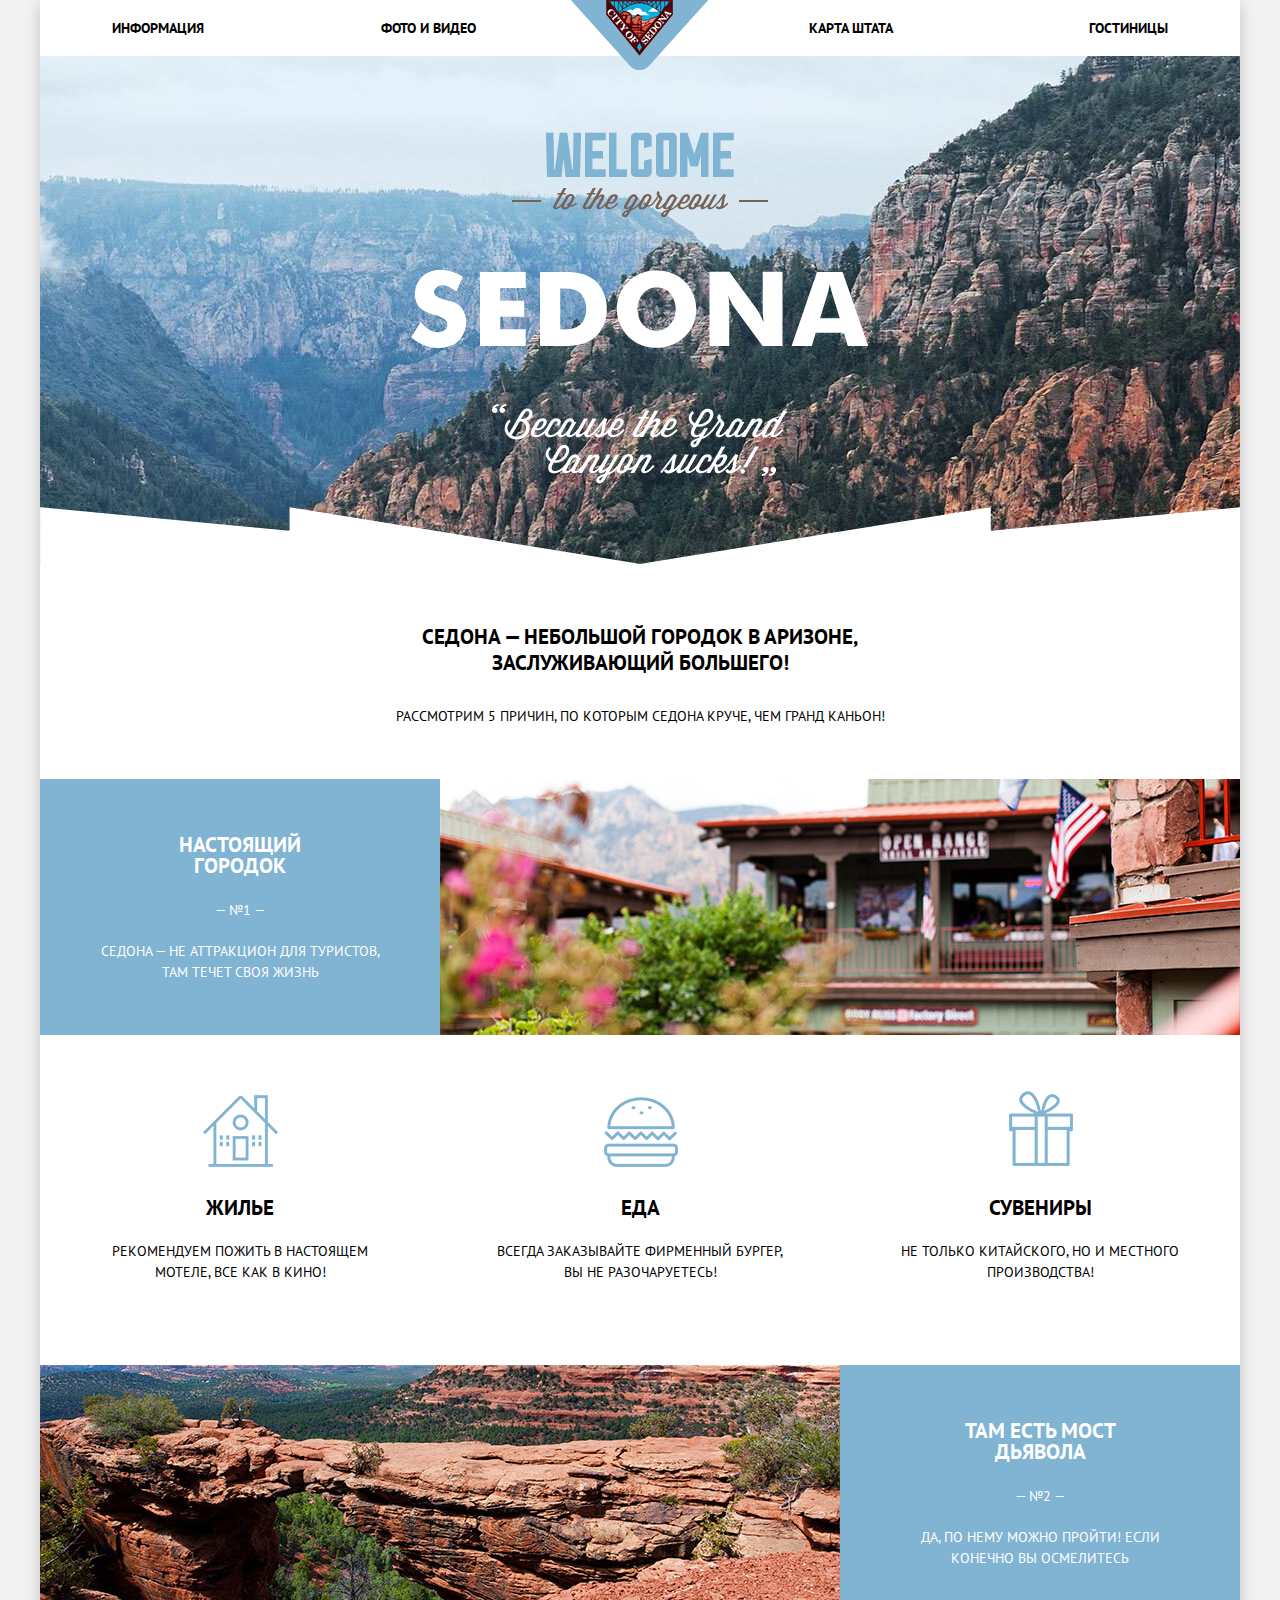
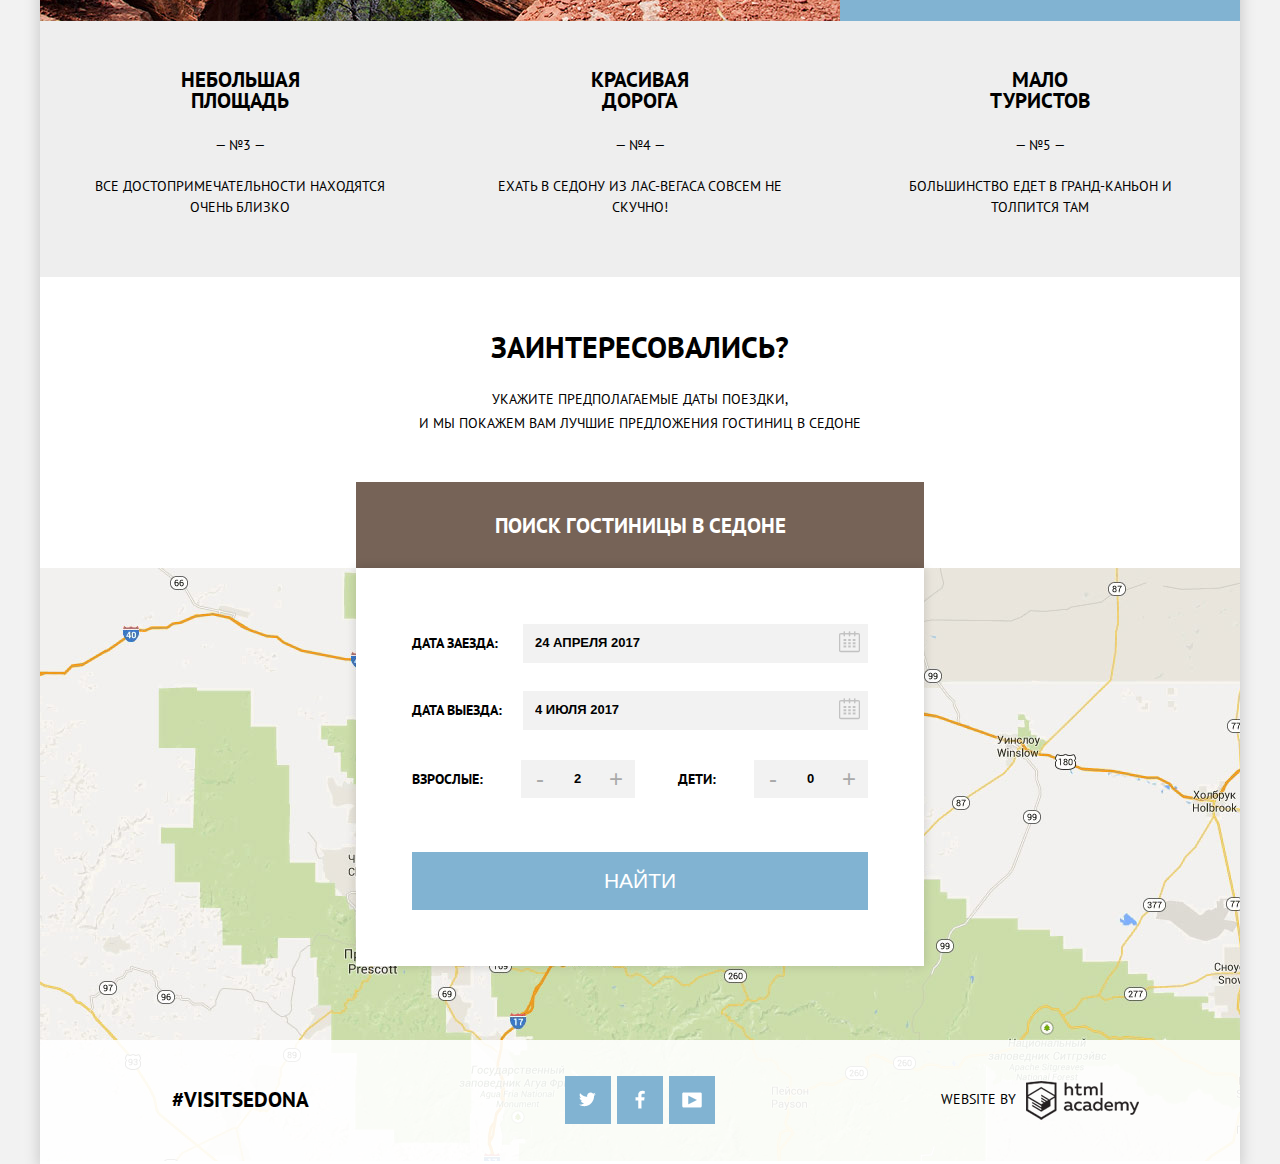
<file: index.html>
<!DOCTYPE html>
<html lang="ru">
  <head>
    <meta charset="utf-8">
    <title>HTML Academy: Седона</title>
    <link rel="stylesheet" href="https://fonts.googleapis.com/css?family=PT+Sans:400,700&amp;subset=cyrillic">
    <link rel="stylesheet" href="css/normalize.css">
    <link rel="stylesheet" href="css/style.css">
  </head>
  <body>
    <div class="container">
      <header class="main-header">
        <nav class="main-navigation">
          <ul class="navigation-items">
            <li class="main-navigation-item">
              <a class="main-navigation-link" href="#">Информация</a>
            </li>
            <li class="main-navigation-item">
              <a class="main-navigation-link" href="#">Фото и видео</a>
            </li>
            <li class="main-navigation-item">
              <a class="main-navigation-link" href="#">Карта штата</a>
            </li>
            <li class="main-navigation-item">
              <a class="main-navigation-link" href="catalog.html">Гостиницы</a>
            </li>
          </ul>
        </nav>
        <a class="main-header-logo">
          <img class="header-logo" src="img/logo_main.png" alt="" width="138" height="70"/>
        </a>
      </header>
      <section class="jumbotron">
        <img class="jumbotron-copy" src="img/jumbotron_message.png" alt="Wellcome to the georgeous Sedona" width="458" height="352"/>
        <img class="jumbotron-bottom" src="img/jumbotron_mask.png" alt="" width="1200" height="57"/>
      </section>
      <section class="description">
        <h1 class="headline-h1">Седона &#8212; небольшой городок в аризоне, заслуживающий большего!</h1>
        <p class="description-copy">Рассмотрим 5 причин, по которым седона круче, чем гранд каньон!</p>
      </section>
      <section class="main-features-block">
        <div class="main-features-item blue">
          <h2 class="main-headline">Настоящий городок</h2>
          <p class="main-copy-number">&#8212; №1 &#8212;</p>
          <p class="main-copy">Седона &#8212; не аттракцион для туристов, там течет своя жизнь</p>
        </div>
        <div class="main-features-item-image">
          <img src="img/features_img1.jpg" alt="Город, где течет своя жизнь." width="800" height="256"/>
        </div>
      </section>
      <section class="main-service">
        <div class="service-item">
          <h2 class="main-service-headline">Жилье</h2>
          <p class="main-copy">Рекомендуем пожить в настоящем мотеле, все как в кино!</p>
        </div>
        <div class="service-item food">
          <h2 class="main-service-headline">Еда</h2>
          <p class="main-copy">Всегда заказывайте фирменный бургер, вы не разочаруетесь!</p>
        </div>
        <div class="service-item souvenirs">
          <h2 class="main-service-headline">Сувениры</h2>
          <p class="main-copy">Не только китайского, но и местного производства!</p>
        </div>
      </section>
      <section class="main-features-block">
        <div class="main-features-item-reverse blue">
          <h2 class="main-headline">Там есть мост дьявола</h2>
          <p class="main-copy-number">&#8212; №2 &#8212;</p>
          <p class="main-copy">Да, по нему можно пройти! Если конечно вы осмелитесь</p>
        </div>
        <div class="main-features-item-image-reverse">
          <img src="img/features_img2.jpg" alt="Панорама каньона." width="800" height="256"/>
        </div>
      </section>
      <div class="features-blocks">
        <section class="main-features-block">
          <div class="main-features-item">
            <h2 class="main-headline">Небольшая площадь</h2>
            <p class="main-copy-number">&#8212; №3 &#8212;</p>
            <p class="main-copy grey">Все достопримечательности находятся очень близко</p>
          </div>
        </section>
        <section class="main-features-block">
          <div class="main-features-item">
            <h2 class="main-headline">Красивая дорога</h2>
            <p class="main-copy-number">&#8212; №4 &#8212;</p>
            <p class="main-copy grey">Ехать в Седону из Лас-Вегаса совсем не скучно!</p>
          </div>
        </section>
        <section class="main-features-block">
          <div class="main-features-item">
            <h2 class="main-headline">Мало туристов</h2>
            <p class="main-copy-number">&#8212; №5 &#8212;</p>
            <p class="main-copy grey">Большинство едет в гранд-каньон и толпится там</p>
          </div>
        </section>
      </div>
      <section class="main-CTA">
        <h2 class="main-headline">Заинтересовались?</h2>
        <p class="main-copy">Укажите предполагаемые даты поездки,<br> и мы покажем вам лучшие предложения гостиниц в седоне</p>
        <a class="main-booking-form-btn" href="#">Поиск гостиницы в седоне</a>
        <section class="main-booking">
          <form class="main-booking-form" action="#" method="post">
            <div class="booking-form-block">
              <label class="main-booking-form-from" for="calendare-date-from">Дата заезда:</label>
              <div class="input-field">
                <input type="text" name="calendar-date-from" value="24 апреля 2017" id="calendar-date-from">
                <span class="calendar-image"></span>
              </div>
            </div>
            <div class="booking-form-block">
              <label class="main-booking-form-till" for="calendare-date-till">Дата выезда:</label>
              <div class="input-field">
                <input type="text" name="calendar-date-till" value="4 июля 2017" id="calendar-date-till">
                <span class="calendar-image"></span>
              </div>
            </div>
            <div class="booking-form-block">
              <div class="form-block-people">
                <label for="main-booking-form-guests-adults">Взрослые:</label>
                <div class="input-field small">
                  <button class="minus" type="button">&#45;</button>
                  <input type="text" name="guests-adults-amount" value="2" id="main-booking-form-guests-adults">
                  <button class="plus" type="button">&#43;</button>
                </div>
              </div>
              <div class="form-block-people">
                <label for="main-booking-form-guests-children">Дети:</label>
                <div class="input-field small">
                  <button class="minus" type="button">&#45;</button>
                  <input type="text" name="guests-childrens-amount" value="0" id="main-booking-form-guests-children">
                  <button class="plus" type="button">&#43;</button>
                </div>
              </div>
            </div>
            <button class="main-booking-form-find-btn" type="submit" name="button">Найти</button>
          </form>
        </section>
      </section>
      <div class="main-map">
        <img class="map-placeholder" src="img/map_placeholder.jpg" alt="Карта Седоны" width="1200" height="593"/>
      </div>
      <footer class="main-footer">
          <div class="footer-hashtag">
            #visitsedona
          </div>
          <div class="footer-social">
            <a class="btn social-btn-tw" href="#"></a>
            <a class="btn social-btn-fb" href="#"></a>
            <a class="btn social-btn-yout" href="#"></a>
          </div>
          <div class="footer-copyright">
            Website by <a href="https://htmlacademy.ru/"></a>
          </div>
      </footer>
    </div>
  </body>
</html>
</file>
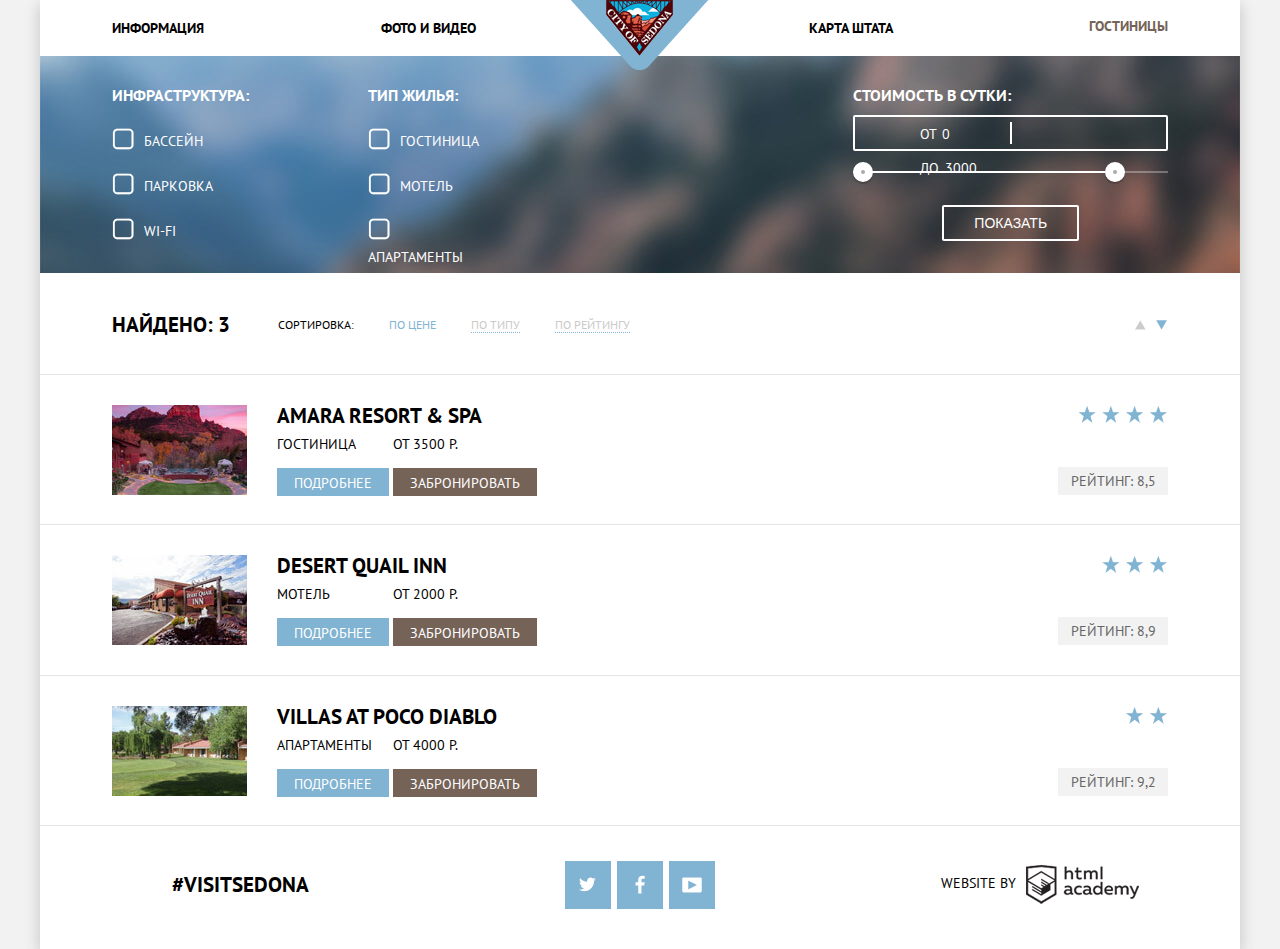
<file: catalog.html>
<!DOCTYPE html>
<html lang="ru">
  <head>
    <meta charset="utf-8">
    <title>HTML Academy: Седона</title>
    <link rel="stylesheet" href="https://fonts.googleapis.com/css?family=PT+Sans:400,700&amp;subset=cyrillic">
    <link rel="stylesheet" href="css/normalize.css">
    <link rel="stylesheet" href="css/style.css">
  </head>
  <body>
    <div class="container">
      <header class="main-header">
        <nav class="main-navigation">
          <ul class="navigation-items">
            <li class="main-navigation-item">
              <a class="main-navigation-link" href="#">Информация</a>
            </li>
            <li class="main-navigation-item">
              <a class="main-navigation-link" href="#">Фото и видео</a>
            </li>
            <li class="main-navigation-item">
              <a class="main-navigation-link" href="#">Карта штата</a>
            </li>
            <li class="main-navigation-item main-navigation-active">
              Гостиницы
            </li>
          </ul>
        </nav>
        <div class="main-header-logo">
          <a href="index.html">
            <img class="header-logo" src="img/logo_main.png" alt="" width="138" height="70"/>
          </a>
        </div>
      </header>
      <section class="main-filter">
        <form class="filter-forms" action="#" method="post">
          <div class="filter-forms-checkbox">
            <h2 class="forms-headline">Инфраструктура:</h2>
            <div class="checkbox-block">
              <input type="checkbox" name="pool" value="Бассейн" id="checkbox-pool">
              <label for="checkbox-pool">Бассейн</label>
            </div>
            <div class="checkbox-block">
              <input type="checkbox" name="parking" value="Парковка" id="checkbox-parking">
              <label for="checkbox-parking">Парковка</label>
            </div>
            <div class="checkbox-block no-margin">
              <input type="checkbox" name="wifi" value="Wi-Fi" id="checkbox-wifi">
              <label for="checkbox-wifi">Wi-Fi</label>
            </div>
          </div>
          <div class="filter-forms-checkbox">
            <h2 class="forms-headline">Тип жилья:</h2>
            <div class="checkbox-block">
              <input type="checkbox" name="hotel" value="Гостиница" id="checkbox-hotel">
              <label for="checkbox-hotel">Гостиница</label>
            </div>
            <div class="checkbox-block">
              <input type="checkbox" name="motel" value="Мотель" id="checkbox-motel">
              <label for="checkbox-motel">Мотель</label>
            </div>
            <div class="checkbox-block no-margin">
              <input type="checkbox" name="apartments" value="Апартаменты" id="checkbox-apartments">
              <label for="checkbox-apartments">Апартаменты</label>
            </div>
          </div>
          <div class="filter-range">
            <h2 class="forms-headline">Стоимость в сутки:</h2>
            <div class="price-controls">
              <label class="min-price">От <input type="text" name="min-price" value="0"></label>
              <label class="max-price">До <input type="text" name="max-price" value="3000"></label>
            </div>
            <div class="range-controls">
              <div class="scale">
                <div class="bar"></div>
              </div>
              <div class="range-toggle range-toggle-min"></div>
              <div class="range-toggle range-toggle-max"></div>
            </div>
            <button class="button-show" type="submit" name="show">Показать</button>
          </div>
        </form>
      </section>
      <section class="main-filter-ouptup">
        <div class="filter-ouptup-summary">
          Найдено: 3
        </div>
        <ul class="ouptup-summary-list">
          <li class="ouptup-summary-item">Сортировка:</li>
          <li class="ouptup-summary-item active">По цене</li>
          <li class="ouptup-summary-item">
            <a href="#">По типу</a>
          </li>
          <li class="ouptup-summary-item">
            <a href="#">По рейтингу</a>
          </li>
        </ul>
        <ul class="ouptup-order-list">
          <li class="ouptup-order-item">
            <a href="#" class="active"></a>
          </li>
          <li class="ouptup-order-item">
            <a href="#"></a>
          </li>
        </ul>
      </section>
      <section class="main-filter-result-list">
        <div class="divider"></div>
        <article class="filter-result-list-item clearfix">
          <div class="result-list-item-image">
            <img src="img/amara_img_small.jpg" width="135" height="90" alt="Фотография гостиницы">
          </div>
          <div class="result-list-item-details">
            <h2 class="details-headline">
              <a href="#">Amara resort &#38; spa</a>
            </h2>
            <div class="list-item-details">
              <p class="main-copy">Гостиница</p>
              <a class="result-btn"href="#">Подробнее</a>
            </div>
            <div class="list-item-details">
              <p class="main-copy">От 3500 р.</p>
              <a class="result-btn-book"href="#">Забронировать</a>
            </div>
          </div>
          <div class="result-list-rating">
            <div class="rating-stars stars-2"></div>
            <div class="rating-description">
              Рейтинг: 8,5
            </div>
          </div>
        </article>
        <div class="divider"></div>
        <article class="filter-result-list-item clearfix">
          <div class="result-list-item-image">
            <img src="img/desert_img_small.jpg" width="135" height="90" alt="Фотография гостиницы">
          </div>
          <div class="result-list-item-details">
            <h2 class="details-headline">
              <a href="#">Desert quail inn</a>
            </h2>
            <div class="list-item-details">
              <p class="main-copy">Мотель</p>
              <a class="result-btn"href="#">Подробнее</a>
            </div>
            <div class="list-item-details">
              <p class="main-copy">От 2000 р.</p>
              <a class="result-btn-book"href="#">Забронировать</a>
            </div>
          </div>
          <div class="result-list-rating">
            <div class="rating-stars stars-3"></div>
            <div class="rating-description">
              Рейтинг: 8,9
            </div>
          </div>
        </article>
        <div class="divider"></div>
        <article class="filter-result-list-item clearfix">
          <div class="result-list-item-image">
            <img src="img/villas_img_small.jpg" width="135" height="90" alt="Фотография гостиницы">
          </div>
          <div class="result-list-item-details">
            <h2 class="details-headline">
              <a href="#">Villas at Poco Diablo</a>
            </h2>
            <div class="list-item-details">
              <p class="main-copy">Апартаменты</p>
              <a class="result-btn"href="#">Подробнее</a>
            </div>
            <div class="list-item-details">
              <p class="main-copy">От 4000 р.</p>
              <a class="result-btn-book"href="#">Забронировать</a>
            </div>
          </div>
          <div class="result-list-rating">
            <div class="rating-stars stars-4"></div>
            <div class="rating-description">
              Рейтинг: 9,2
            </div>
          </div>
        </article>
        <div class="divider"></div>
      </section>
      <footer class="main-footer inner">
          <div class="footer-hashtag">
            #visitsedona
          </div>
          <div class="footer-social">
            <a class="btn social-btn-tw" href="#"></a>
            <a class="btn social-btn-fb" href="#"></a>
            <a class="btn social-btn-yout" href="#"></a>
          </div>
          <div class="footer-copyright">
            Website by <a href="https://htmlacademy.ru/"></a>
          </div>
      </footer>
    </div>
  </body>
</html>
</file>
<file: css/style.css>
body {
  font-family: 'PT Sans', sans-serif;
  color: #000000;
  background-color: #f2f2f2;
  margin: 0;
}

h1 {
  font-size: 21px;
  font-weight: 700;
  text-transform: uppercase;
  line-height: 26px;
}

h2 {
  font-size: 16px;
  font-weight: 700;
  text-transform: uppercase;
  line-height: 21px;
  color: #000000;
}

p {
  font-size: 14px;
  font-weight: 400;
  text-transform: uppercase;
  line-height: 24px;
}

.container {
  position: relative;
  width: 1200px;
  margin: 0 auto;
  background-color: #fff;
  box-shadow: 0 5px 15px rgba(0,0,0,0.2);
}

/* Main page. Header */


/* Main navigation */

.main-header {
  margin: 0 auto;
}

.main-navigation {
  padding-left: 6%;
  padding-right: 6%;
}

.navigation-items {
  display: flex;
}

.main-navigation-item {
  width: 20%;
  list-style-type: none;
}

.main-navigation-active {
  text-transform: uppercase;
  color: #766357;
  font-size: 14px;
  font-weight: 700;
}

.active {
  color: #81b3d2;
}

.main-navigation-item:nth-child(2) {
  margin-right: 20%;
}

.main-navigation-item:nth-child(1) {
  text-align: left;
}

.main-navigation-item:nth-child(4) {
  text-align: right;
}

.navigation-items {
  margin: 0;
  padding: 0;
  text-align: center;
  padding-top: 18px;
  padding-bottom: 20px;
}

.navigation-items a {
  font-size: 14px;
  font-weight: 700;
  text-transform: uppercase;
  text-decoration: none;
  color: #000000;
}

.navigation-items a:hover{
  color: #81b3d2;
}

.navigation-items a:active{
  color: #b2b2b2;
}

.main-header-logo {
  position: absolute;
  left: 50%;
  top: 0;
  display: block;
  width: 138px;
  margin-left: -69px;
}

/* Main page. Content */

.jumbotron {
  display: block;
  min-height: 508px;
  width: 1200px;
  background-image: url("../img/jumbotron_main.jpg");
  background-repeat: no-repeat;
}

.jumbotron-copy {
  position: absolute;
  left: 50%;
  margin-top: 76px;
  margin-left: -229px;
}

.jumbotron-bottom {
  margin-top: 451px;
}

.description {
  padding-top: 56px;
  padding-bottom: 37px;
  text-align: center;
}

.description-copy {
  padding: 0;
  margin-top: 28px;
}

.headline-h1 {
  width: 500px;
  margin: 0 auto;
}

.main-service {
  display: flex;
  padding-top: 55px;
  padding-bottom: 82px;
}

.service-item {
  width: 400px;
  text-align: center;
}

.service-item h2 {
  font-size: 21px;
}

.service-item::before {
  content: " ";
  display: block;
  width: 77px;
  height: 79px;
  background-image: url("../img/service_accommodation.png");
  background-repeat: no-repeat;
  margin: 0 auto;
  padding-bottom: 10px;
}

.food::before {
  background-image: url("../img/service_food.png");
}

.souvenirs::before {
  background-image: url("../img/service_souvenirs.png");
}

.main-service-headline {
  margin-top: 18px;
  margin-bottom: 23px;
}

.features-blocks {
  display: flex;
  padding-top: 48px;
  padding-bottom: 59px;
  background-color: #eeeeee;
}

.main-features-block {
  display: flex;
  text-align: center;
}

.main-features-item-reverse {
  order: 2;
  width: 400px;
}

.main-features-item-image-reverse {
  order: 1;
  height: 256px;
}

.main-features-item {
  width: 400px;
}

.blue {
  padding-top: 55px;
  background-color: #81b3d2;
  color: #fff;
}

.blue h2{
  color: #fff;
}

.main-features-item h2 {
  padding-bottom: 9px;
  font-size: 21px;
}

.main-features-item-reverse h2 {
  padding-bottom: 9px;
  font-size: 21px;
}

.main-features-item-image {
  width: 800px;
  height: 256px;
}

.main-headline {
  width: 151px;
  margin: 0 auto;
  text-align: center;
}

.main-copy {
  width: 300px;
  margin: 0 auto;
  line-height: 21px;
}

.main-copy-number {
  margin-top: 13px;
  margin-bottom: 19px;
}


.input-field {
  position: relative;
  width: 345px;
}

.small {
  width: 38px;
}

.calendar-image {
  display: block;
  position: absolute;
  right: 8px;
  top: 7px;
  width: 21px;
  height: 22px;
  background-image: url("../img/calendar_default.png");
  background-repeat: no-repeat;
}

.calendar-image:hover {
  background-image: url("../img/calendar_hover.png");
}

.calendar-image:active {
  background-image: url("../img/calendar_active.png");
}

.input-field input {
  width: 100%;
  box-sizing: border-box;
  padding-top: 12px;
  padding-bottom: 12px;
  padding-left: 12px;
  background-color: #f2f2f2;
  border: none;
  font-size: 13px;
  font-weight: 700;
  text-transform: uppercase;
}

.main-CTA {
  position: relative;
  box-sizing: border-box;
  padding-top: 59px;
}

.main-booking {
  display: flex;
  box-sizing: border-box;
  position: absolute;
  left: 50%;
  margin-left: -284px;
  padding: 56px;
  align-items: center;
  width: 568px;
  background-color: #fff;
  box-shadow: 0 0 10px rgba(7,0,15,0.15);
  font-size: 14px;
  text-transform: uppercase;
  font-weight: 700;
}

.main-CTA .main-headline {
  min-width: 400px;
  padding-bottom: 30px;
  font-size: 30px;
}

.main-CTA .main-copy {
  width: 450px;
  margin: 0 auto;
  padding-bottom: 47px;
  text-align: center;
  line-height: 24px;
}

.main-booking-form {
  width: 100%;
}

.main-booking-form-btn {
  display: block;
  width: 568px;
  color: #fff;
  margin: 0 auto;
  padding-top: 32px;
  padding-bottom: 30px;
  text-align: center;
  text-transform: uppercase;
  text-decoration: none;
  font-size: 21px;
  font-weight: 700;
  background-color: #766357;
}

.main-booking-form-btn:hover {
  background-color: #604e43;
}

.main-booking-form-btn:active {
  color: rgba(255, 255, 255, 0.3);
  background-color: #503e33;
}

.booking-form-block {
  display: flex;
  align-items: center;
  justify-content: space-between;
  margin-bottom: 28px;
  width: 100%;
}

.form-block-people {
  display: flex;
  align-items: center;
  justify-content: space-between;
  margin-top: 2px;
  margin-bottom: 26px;
}

.small {
  display: flex;
  width: 114px;
  margin-left: 38px;
}

.small input {
  width: 38px;
  height: 38px;
  padding-left: 15px;
}

.plus {
  display: flex;
  justify-content: center;
  align-items: center;
  width: 38px;
  height: 38px;
  font-size: 24px;
  font-weight: 400;
  color: #a9a9a9;
  background: #f2f2f2;
  border: 0;
}

.minus {
  display: flex;
  justify-content: center;
  align-items: center;
  width: 38px;
  height: 38px;
  font-size: 24px;
  font-weight: 400;
  color: #a9a9a9;
  background: #f2f2f2;
  border: 0;
}

.plus:hover {
  color: #000000;
}

.minus:hover {
  color: #000000;
}

.plus:active {
  color: #81b3d2;
}

.minus:active {
  color: #81b3d2;
}

.main-booking-form-from {
  border: none;
}

.main-booking-form-find-btn {
  width: 100%;
  padding-top: 17px;
  padding-bottom: 17px;
  border: 0;
  background-color: #81b3d2;
  color: #fff;
  cursor: pointer;
  font-size: 21px;
  text-transform: uppercase;
}

.main-booking-form-find-btn:hover {
  background-color: #669ec0;
}

.main-booking-form-find-btn:active {
  color: rgba(255, 255, 255, 0.3);
}

.main-map {
  display: block;
  width: 100%;
  height: auto;
}

/* Catalog. Content */

.main-filter {
    min-height: 218px;
    background-image: url("../img/catalog_jumbotron.jpg");
    background-repeat: no-repeat;
  }

.filter-forms{
  display: flex;
  color:#fff;
  padding-left: 6%;
  padding-right: 6%;
  padding-top: 29px;

}

.filter-range {
  color: #ffffff;
  text-transform: uppercase;
  margin-left: 240px;
}

.price-controls {
  position: relative;
  height: 32px;
  margin-bottom: 20px;
  font-size: 0;
  border: 2px solid #ffffff;
  border-radius: 2px;
}

.price-controls::after {
  content: "";
  position: absolute;
  top: 50%;
  left: 50%;
  width: 2px;
  height: 22px;
  background-color: #ffffff;
  transform: translate(-50%, -50%);
}

.range-controls {
  position: relative;
  margin-bottom: 32px;
}

.range-controls .scale {
  height: 2px;
  background: rgba(255, 255, 255, 0.3);
}

.range-controls .bar {
  width: 80%;
  height: 2px;
  background-color: #ffffff;
}

.range-toggle {
  position: absolute;
  top: -9px;
  width: 4px;
  height: 4px;
  border-radius: 50%;
  background-color: #ababab;
  border:8px solid #ffffff;
  box-shadow: 0 2px 1px 0 rgba(0, 1, 1, 0.2);
  cursor: pointer;
}

.range-toggle-min {
  left:0;
}

.range-toggle-max {
  left: 80%;
}

.range-toggle:hover {
  background-color: #1c4f80;
}

.button-show {
  display: block;
  margin: 0 auto;
  padding: 6px 30px;
  font-size: 14px;
  line-height: 20px;
  color:#ffffff;
  text-transform: uppercase;
  background: transparent;
  border: 2px solid #ffffff;
  border-radius: 2px;
  outline: none;
  cursor: pointer;
}

.button-show:hover {
  color: #000000;
  background-color: #ffffff;
}

.price-controls label {
  display: inline-block;
  font-size: 14px;
  line-height: 32px;
  font-weight: 400;
  vertical-align: top;
  cursor: pointer;
}

.price-controls .max-price,
.price-controls .min-price {
  width: 91px;
  padding-left: 65px;
}

.price-controls input {
  width: 50px;
  margin: 0;
  color: inherit;
  font: inherit;
  background: none;
  border: none;
  outline: none;
}

.forms-headline {
  color: #fff;
  font-size: 16px;
  margin: 0;
  margin-bottom: 22px;
}

.filter-forms-checkbox:nth-last-child() {
  margin-bottom: 0;
}

.filter-forms-checkbox {
  margin-right: 119px;
}

.checkbox-block {
  margin-bottom: 16px;
  text-transform: uppercase;
}

.checkbox-block label {
  font-size: 14px;
  font-weight: 400;
}

.filter-range .forms-headline {
  margin-bottom: 9px;
}

.checkbox-block input {
  display: none;
}

.checkbox-block input[type=checkbox] + label::before {
  content: '';
  display: inline-block;
  width: 22px;
  height: 26px;
  vertical-align: middle;
  padding-top: 3px;
  padding-right: 10px;
  background-image: url("../img/checkbox_icon_unchecked.png");
  background-repeat: no-repeat;
}

.checkbox-block input[type=checkbox]:checked + label::before {
  content: '';
  width: 22px;
  height: 26px;
  background-image: url("../img/checkbox_icon_checked.png");
}

.rating-stars {
  right: 0;
  width: 100%;
  height: 19px;
  background-image: url("../img/stars_4.png");
  background-repeat: no-repeat;
  background-position: center right;
  margin-bottom: 43px;
}

.stars-3 {
  background-image: url("../img/stars_3.png");
}

.stars-4 {
  background-image: url("../img/stars_2.png");
}


.no-margin {
  margin-bottom: 0;
}

.main-filter-ouptup {
  display: flex;
  align-items: center;
  padding-left: 6%;
  padding-right: 6%;
  padding-top: 25px;
  padding-bottom: 24px;
  text-transform: uppercase;
}

.ouptup-order-list {
  display: flex;
  margin-left: 420px;
}

.ouptup-order-item a{
  display: inline-block;
  width: 11px;
  height: 10px;
  background-image: url("../img/arrow_down_active.png");
  background-repeat: no-repeat;
  background-position: top right;
  padding: 0;
  margin-left: 10px;
}

.ouptup-order-list .active {
  background-image: url("../img/arrow_up_default.png");
}

.main-filter-ouptup ul {
  list-style-type: none;
}

.filter-ouptup-summary {
  font-size: 21px;
  font-weight: 700;
  margin-right: 8px;
}

.divider {
  border-bottom: 1px solid #e5e5e5;
}

.ouptup-summary-list {
  display: flex;
  font-size: 12px;
}

.ouptup-summary-list li{
  margin-right: 35px;
}

.ouptup-summary-list a{
  text-decoration: none;
}

.main-filter-result-list {

}

.list-item-details {
  display: inline-block;
}

.result-list-item-image {
  float: left;
  margin-right: 30px;
}

.result-list-item-details {
  float: left;
}

.result-list-item-details a{
  text-decoration: none;
  color: #000000;
}

.ouptup-summary-item a {
  color: #cacaca;
  border-bottom: 1px dotted #81b3d2;
}

.ouptup-summary-item a:hover {
  color: #81b3d2;
  border-bottom: 1px dotted #81b3d2;
}

.ouptup-summary-item a:active {
  color: #000000;
  border-bottom: none;
}

.result-list-item-details .result-btn {
  display: block;
  color: #fff;
  background-color: #81b3d2;
  padding-top: 7px;
  padding-bottom: 5px;
  padding-right: 17px;
  padding-left: 17px;
  text-transform: uppercase;
  font-size: 14px;
}

.result-list-item-details .result-btn:hover {
  background-color: #669ec0;
}

.result-list-item-details .result-btn:active {
  background-color: #5496bd;
  color: rgba(255, 255, 255, 0.3);
}

.result-list-item-details .result-btn-book {
  display: block;
  color: #fff;
  background-color: #766357;
  padding-top: 7px;
  padding-bottom: 5px;
  padding-right: 17px;
  padding-left: 17px;
  text-transform: uppercase;
  font-size: 14px;
}

.result-list-item-details .result-btn-book:hover {
  background-color: #604e43;
}

.result-list-item-details .result-btn-book:active {
  background-color: #503e33;
  color: rgba(255, 255, 255, 0.3);
}

.rating-description {
  background-color: #f2f2f2;
  width: 110px;
  color: #666666;
  text-align: center;
  text-transform: uppercase;
  font-size: 14px;
  padding: 6px 0;
}

.details-headline {
  margin-top: 0px;
  margin-bottom: 8px;
  font-size: 21px;
}

.details-headline a:hover {
  color: #81b3d2;
}

.details-headline a:active {
  color: #cacaca;
}

.list-item-details .main-copy {
  width: auto;
  margin-bottom: 13px;
}

.result-list-rating {
  float: right;
  position: relative;
}

.clearfix:after {
  content:"";
  display:table;
  clear:both;
}

.filter-result-list-item {
  padding-top: 30px;
  padding-bottom: 26px;
  padding-left: 6%;
  padding-right: 6%;
}

/* Main page + Catalog. Footer */

.main-footer {
  display: flex;
  position: absolute;
  left: 0;
  bottom: 0;
  padding-top: 36px;
  padding-bottom: 40px;
  background: rgba(255, 255, 255, 0.9);
  align-items: center;
}

.inner {
  position: static;
  padding-top: 35px;
}

.footer-hashtag {
  width: 400px;
  text-align: center;
  text-transform: uppercase;
  font-size: 21px;
  font-weight: 700;
}

.footer-copyright {
  width: 400px;
  text-align: center;
  text-transform: uppercase;
  font-size: 14px;
}

.footer-copyright a{
  display: inline-block;
  background-position: center;
  width: 113px;
  height: 39px;
  vertical-align: middle;
  margin-left: 6px;
  background-image: url("../img/academy_logo_default.png");
  background-repeat: no-repeat;
}

.footer-copyright a:hover{
  background-image: url("../img/academy_logo_hover.png");
}

.footer-copyright a:active {
  background-image: url("../img/academy_logo_active.png");
}

.footer-social {
  display: flex;
  justify-content: center;
  width: 400px;
}

.social-btn-tw {
  display: block;
  width: 46px;
  height: 48px;
  background-image: url("../img/twitter_icon.png");
  background-repeat: no-repeat;
  background-position: center;
  vertical-align: middle;
  background-color: #81b3d2;
  margin-right: 6px;
}

.social-btn-tw:hover {
  background-color: #669ec0;
}

.social-btn-tw:active {
  background-image: url("../img/twitter_icon_transp.png");
  background-color: #669EC0;
}

.social-btn-fb {
  display: block;
  width: 46px;
  height: 48px;
  background-image: url("../img/facebook_icon.png");
  background-repeat: no-repeat;
  background-position: center;
  vertical-align: middle;
  background-color: #81b3d2;
  margin-right: 6px;
}

.social-btn-fb:hover {
  background-color: #669ec0;
}

.social-btn-fb:active {
  background-image: url("../img/twitter_icon_transp.png");
  background-color: #669EC0;
}

.social-btn-yout {
  display: block;
  width: 46px;
  height: 48px;
  background-image: url("../img/youtube_icon.png");
  background-repeat: no-repeat;
  background-position: center;
  vertical-align: middle;
  background-color: #81b3d2;
}

.social-btn-yout:hover {
  background-color: #669ec0;
}

.social-btn-yout:active {
  background-image: url("../img/twitter_icon_transp.png");
  background-color: #669EC0;
}
</file>
